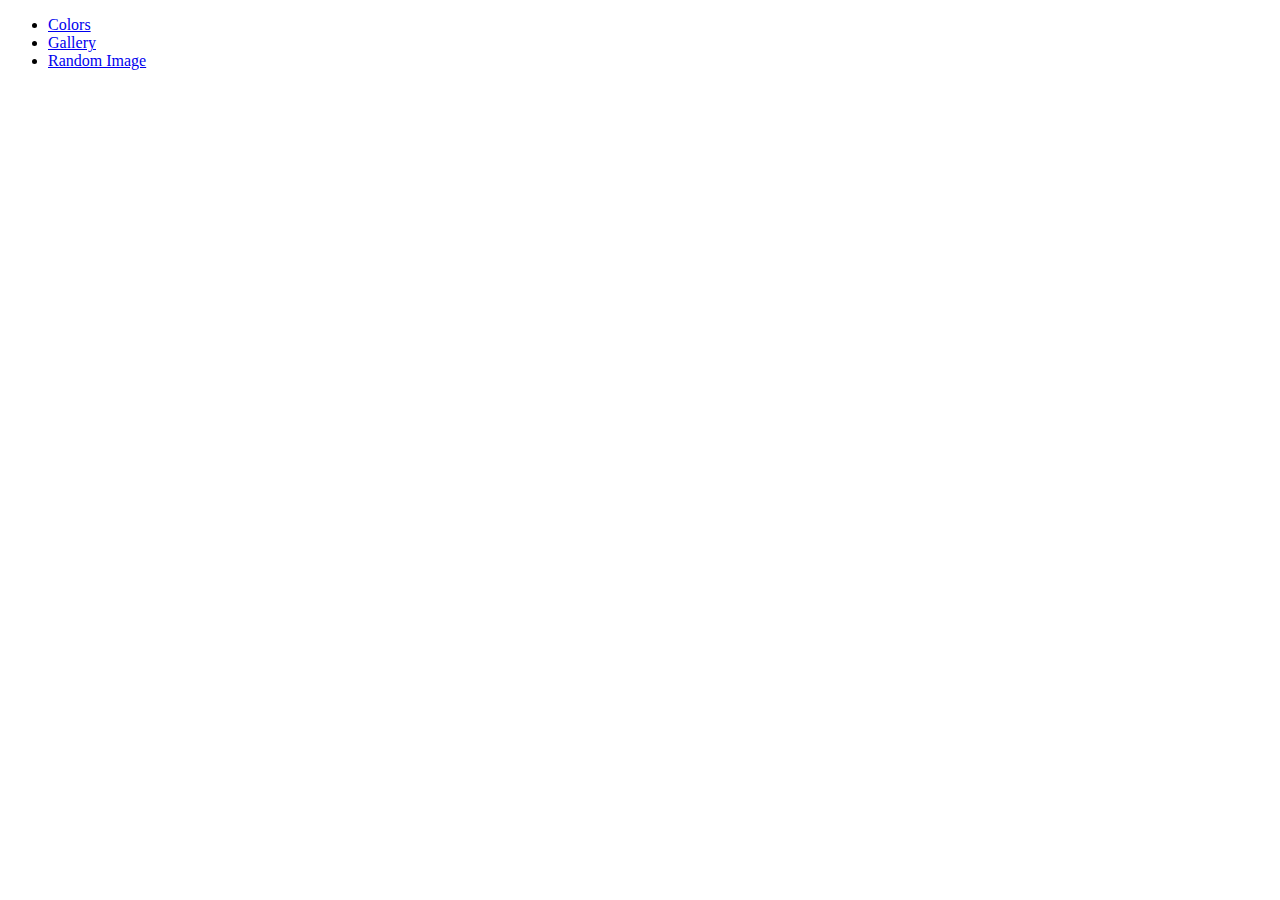
<file: index.html>
<!DOCTYPE html>
<html lang="en">
<head>
    <meta charset="UTF-8">
    <meta http-equiv="X-UA-Compatible" content="IE=edge">
    <meta name="viewport" content="width=device-width, initial-scale=1.0">
    <title>JS Sandbox</title>
</head>
<body>

    <div class="container">
        <ul>
            <li><a href="colors.html">Colors</a> </li>
            <li><a href="gallery.html">Gallery</a> </li>
            <li><a href="random-image.html">Random Image</a> </li>           
        </ul>
    </div>
    
</body>
</html>
</file>
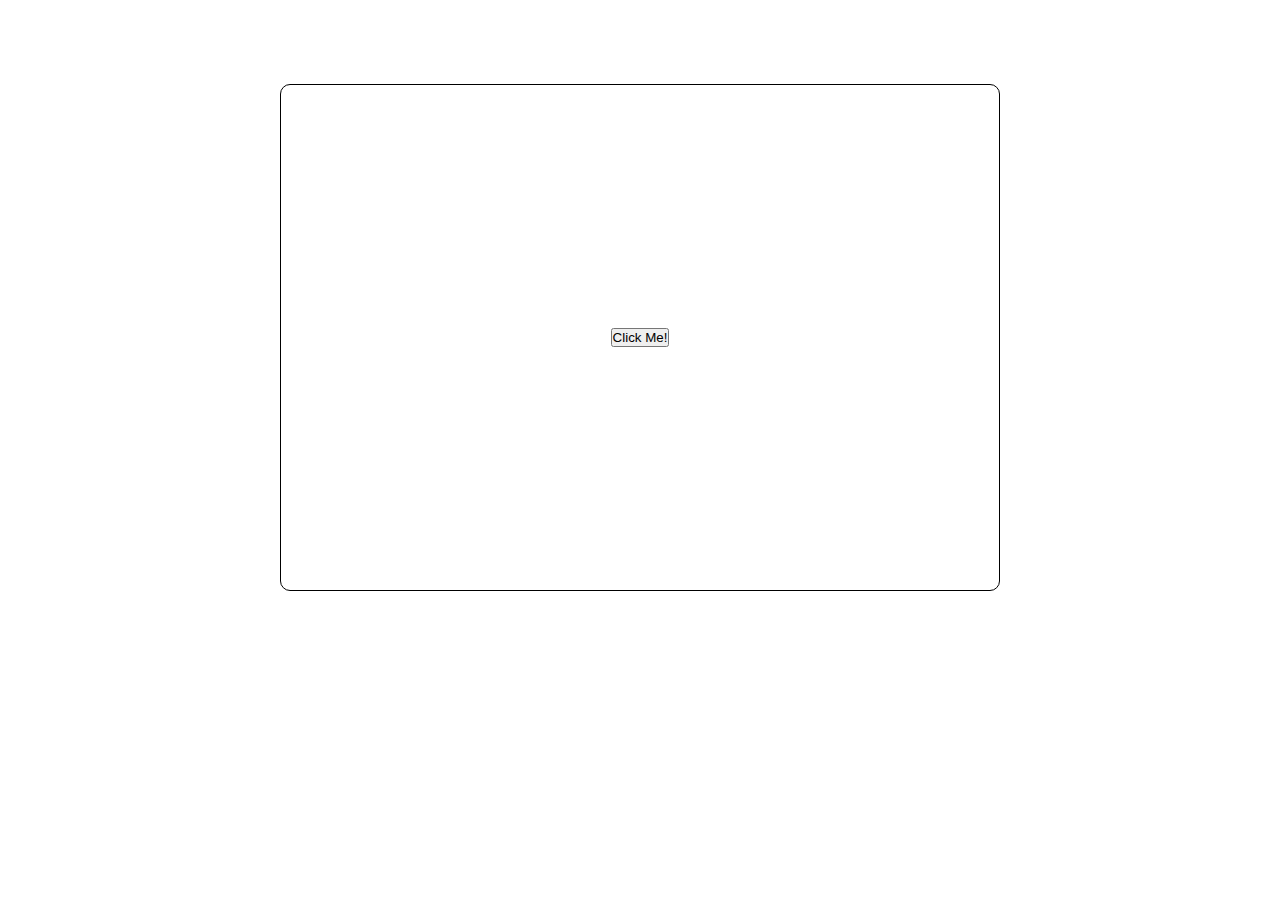
<file: colors.html>
<!DOCTYPE html>
<html lang="en">
<head>
    <meta charset="UTF-8">
    <meta http-equiv="X-UA-Compatible" content="IE=edge">
    <meta name="viewport" content="width=device-width, initial-scale=1.0">
    <title>Random Colors</title>
    <link rel="stylesheet" href="css/colors.css">
</head>
<body>

    <div class="container">
        <div class="box-container">
            <div class="box">
                <button>Click Me!</button>
            </div>
        </div>
    </div>


    <script src="js/colors.js"></script>
    
</body>
</html>
</file>
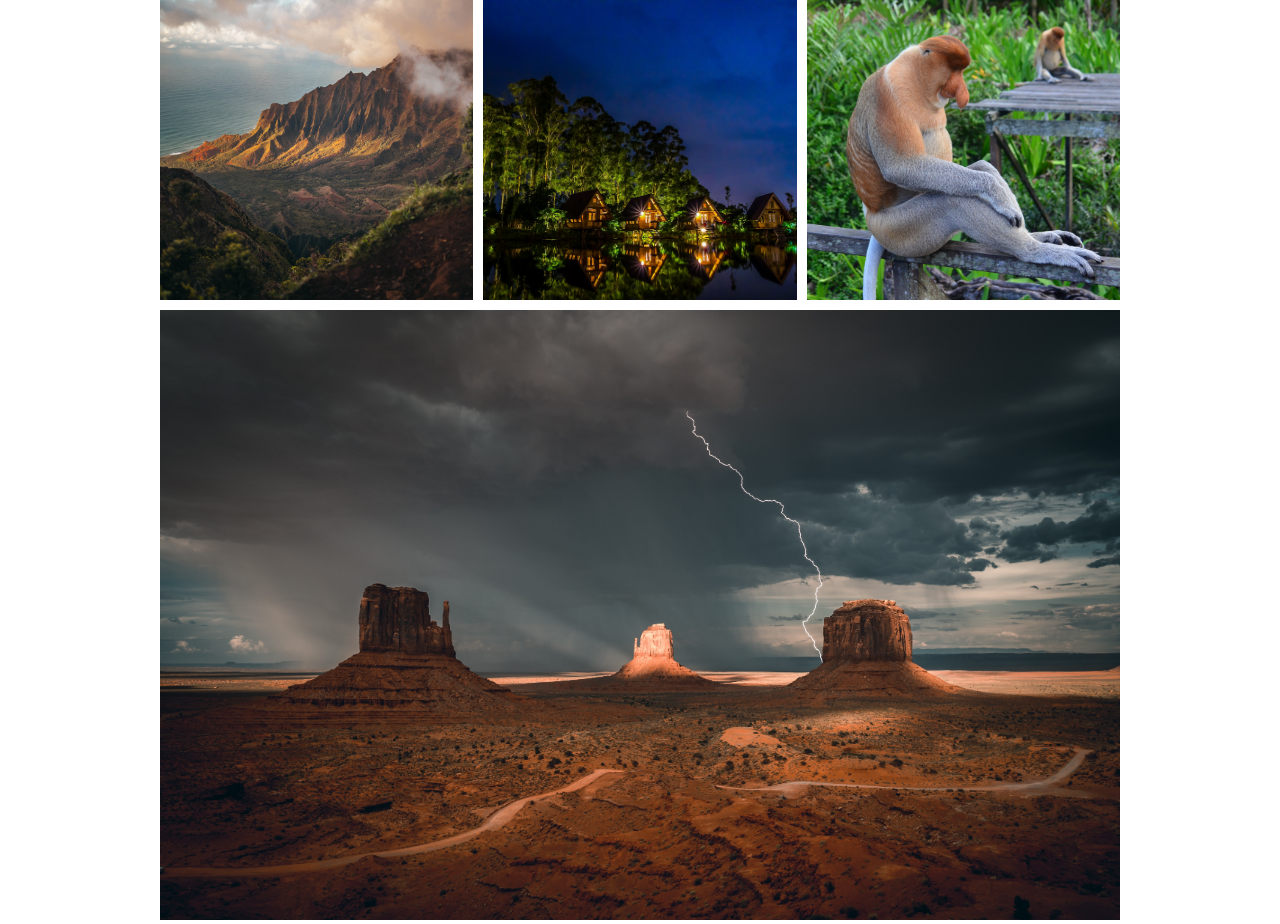
<file: gallery.html>
<!DOCTYPE html>
<html lang="en">
<head>
    <meta charset="UTF-8">
    <meta http-equiv="X-UA-Compatible" content="IE=edge">
    <meta name="viewport" content="width=device-width, initial-scale=1.0">
    <title>JS Gallery</title>
    <link rel="stylesheet" href="css/images.css">
</head>
<body>

    <div class="container">
        <div class="gallery">

            <div class="gallery-image gallery-image1">
                <img src="images/one.jpg" alt="">
            </div>

            <div class="gallery-image gallery-image2">
                <img src="images/two.jpg" alt="">
            </div>

            <div class="gallery-image gallery-image3">
                <img src="images/three.jpg" alt="">
            </div>

            <div class="gallery-image gallery-image4">
                <img src="images/four.jpg" alt="">
            </div>

        </div>
    </div>

    <script src="js/image.js"></script>
    
</body>
</html>
</file>
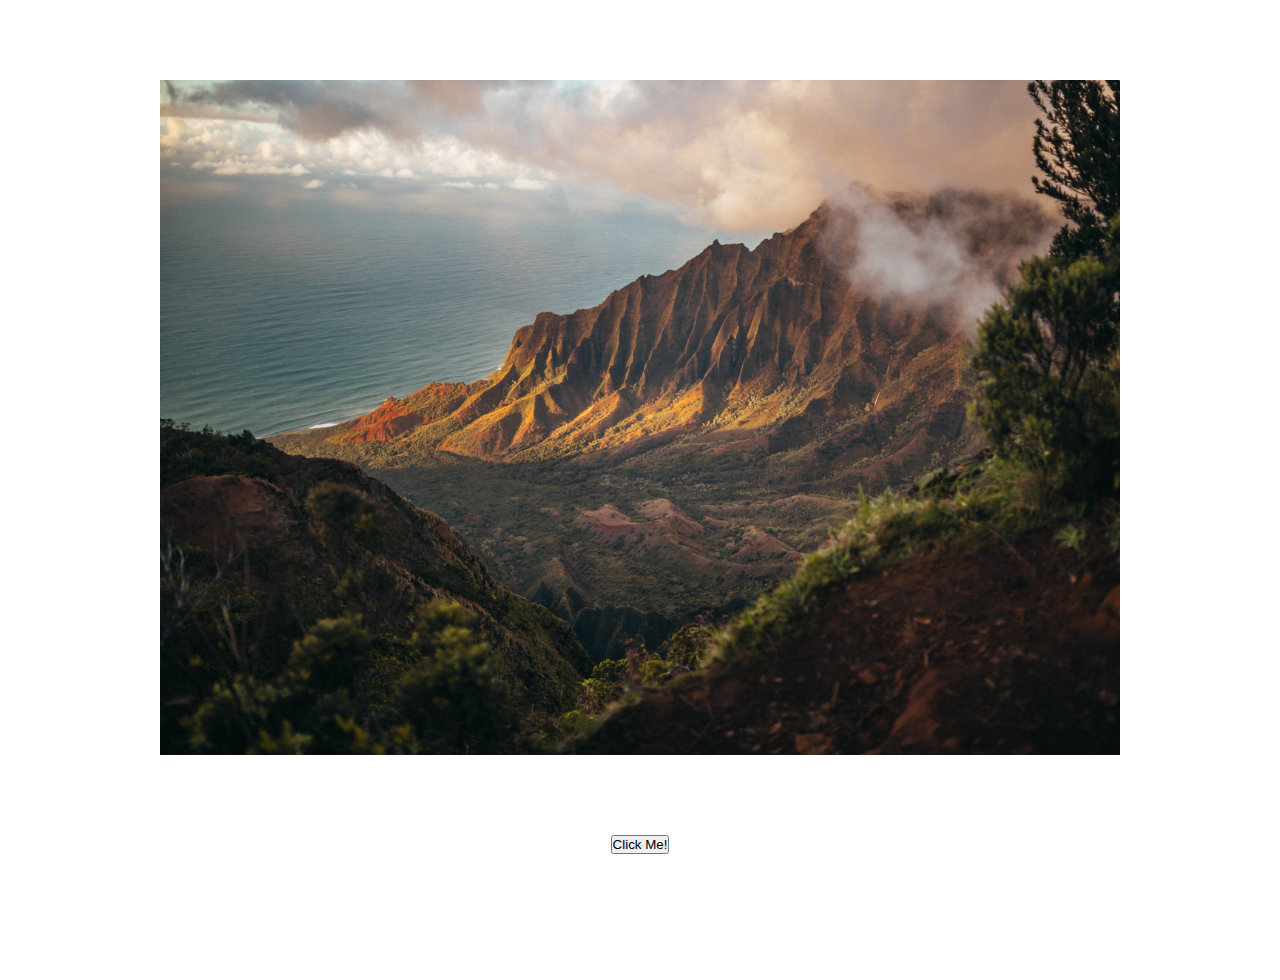
<file: random-image.html>
<!DOCTYPE html>
<html lang="en">
  <head>
    <meta charset="UTF-8" />
    <meta http-equiv="X-UA-Compatible" content="IE=edge" />
    <meta name="viewport" content="width=device-width, initial-scale=1.0" />
    <title>Random Image</title>
    <link rel="stylesheet" href="css/randomImage.css" />
  </head>
  <body>
    <div class="container">
      <div class="image-container">
        <img src="images/one.jpg" alt="" />
      </div>

      <button>Click Me!</button>
    </div>

    <script src="js/randomImage.js"></script>
  </body>
</html>
</file>
<file: css/colors.css>
* {
    margin: 0;
    padding: 0;
    box-sizing: border-box;
}

.box-container {
    display: flex;
    align-items: center;
    justify-content: center;
    height: 75vh;
    width: 75%;
    margin: 0 auto;
}

.box {
    display: flex;
    align-items: center;
    justify-content: center;
    border: 1px solid black;
    border-radius: 10px;
    width: 75%;
    margin: 0 auto;
    height: 75%;
}
</file>
<file: css/images.css>
* {
    box-sizing: border-box;
    margin: 0;
    padding: 0;
}

.gallery {
    display: grid;
    gap: 10px;
    grid-template-columns: repeat(3, 1fr);
    grid-template-rows: repeat(3, 300px);
    margin: 0 auto;
    width: 75%;
    height: 95%;
}

.gallery-image img {
    height: 100%;
    width: 100%;
    object-fit: cover;
}

.gallery-image4 {
    grid-column: 1/4;
    grid-row: 2/4;
}
</file>
<file: css/randomImage.css>
* {
    margin: 0;
    padding: 0;
    box-sizing: border-box;
}

.container {
    height: 100vh;
    text-align: center;
}

.image-container {
    height: 75%;
    margin: 5rem auto;
    width: 75%;
}

img {
    object-fit: cover;
    height: 100%;
    width: 100%;
}
</file>
